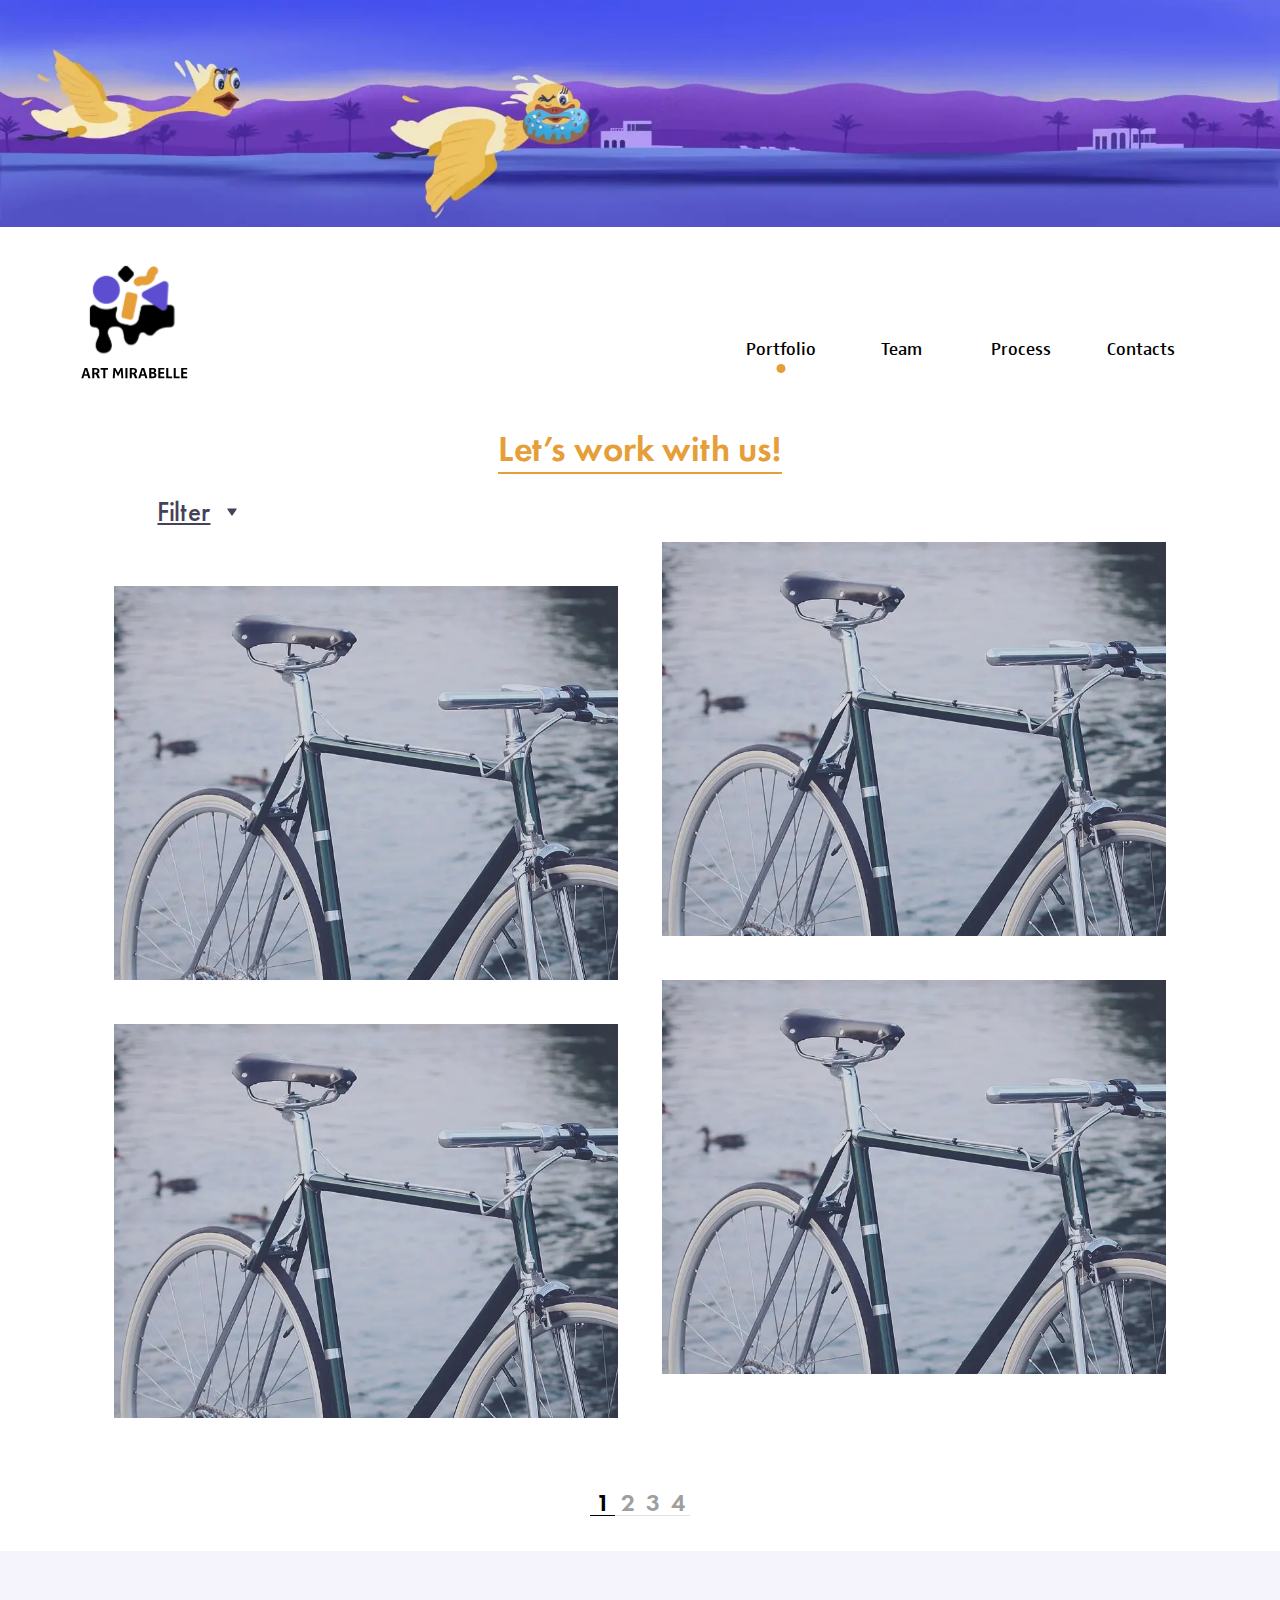
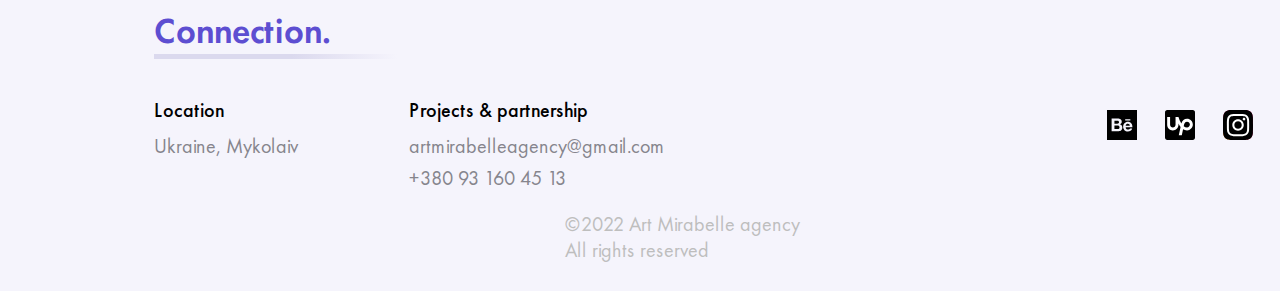
<file: index.html>
<!DOCTYPE html>
<html lang="ru">

<head>
	<title>Artmirabelle</title>
	<meta charset="UTF-8" />
	<meta name="format-detection" content="telephone=no" />
	<!-- <style>body{opacity: 0;}</style> -->
	<link rel="stylesheet" href="css/style.min.css?_v=20220606225104" />
	<!-- <link rel="shortcut icon" href="favicon.ico"> -->
	<!-- <meta name="robots" content="noindex, nofollow"> -->
	<meta name="viewport" content="width=device-width, initial-scale=1.0" />
</head>

<body data-id-page="index">
	<div class="wrapper">
		<main class="page">
			<section class="home-background">
				<div class="home-background">
					<div class="home-background__image-ibg">
						<picture><source srcset="img/bg-home/birds.webp" type="image/webp"><img src="img/bg-home/birds.jpg" alt="image" /></picture>
					</div>
				</div>
			</section>
			<header class="header">
				<div class="header__container">
					<a href="./index.html" class="header__logo-ibg">
						<img src="img/logo.svg" alt="logo" />
					</a>
					<div class="header__menu menu">
						<button type="button" class="menu__icon icon-menu"><span></span></button>
						<nav class="menu__body">
							<ul class="menu__list">
								<li class="menu__item">
									<a href="./index.html" class="menu__link" data-id-nav="index">Portfolio</a>
								</li>
								<li class="menu__item">
									<a href="./team.html" class="menu__link" data-id-nav="team">Team</a>
								</li>
								<li class="menu__item">
									<a href="./process.html" class="menu__link" data-id-nav="process">Process</a>
								</li>
								<li class="menu__item">
									<a href="./contacts.html" class="menu__link" data-id-nav="contacts">Contacts</a>
								</li>
							</ul>
						</nav>
					</div>
				</div>
			</header>

			<section class="works">
				<div class="works__container">
					<div class="works__header">
						<h2 class="works__title">
							<button>
								<a href="./contacts.html"" class=" works__link">Let’s work with us!</a>
							</button>
						</h2>
						<!-- <a href="" class="works__view-all">View all</a> -->
					</div>
					<div data-spollers class="works__filter filter-works">
						<div class="filter-works__item">
							<button type="button" data-spoller class="filter-works__title">
								<span>Filter</span>
								<img src="img/works/icons/icon.svg" alt="button" />
							</button>
							<ul class="filter-works__list">
								<li class="filter-works__categoriya">Graphic elements</li>
								<li class="filter-works__categoriya">Motion design</li>
								<li class="filter-works__categoriya">Print design</li>
								<li class="filter-works__categoriya">UI design</li>
							</ul>
						</div>
					</div>
					<div class="works__slider">
						<div class="works__swiper">
							<div class="works__slide">
								<div class="works__items">
									<div class="works__column  works__column_left">
										<a href="./project-page.html" class="works__item work-ibg work">
											<h3 class="work__title">Graphic elements</h3>
											<picture><source srcset="img/works/01.webp" type="image/webp"><img class="work__image image" src="img/works/01.jpg" alt="logo" /></picture>
										</a>
										<a href="" class="works__item work-ibg work">
											<h3 class="work__title">Motion design</h3>
											<picture><source srcset="img/works/01.webp" type="image/webp"><img class="work__image image" src="img/works/01.jpg" alt="logo" /></picture>
										</a>
									</div>
									<div class="works__column">
										<a href="" class="works__item work-ibg work">
											<h3 class="work__title">Print design</h3>
											<picture><source srcset="img/works/01.webp" type="image/webp"><img class="work__image image" src="img/works/01.jpg" alt="logo" /></picture>
										</a>
										<a href="" class="works__item work-ibg work">
											<h3 class="work__title">UI design</h3>
											<picture><source srcset="img/works/01.webp" type="image/webp"><img class="work__image image" src="img/works/01.jpg" alt="logo" /></picture>
										</a>
									</div>
								</div>
							</div>
							<div class="works__slide">
								<div class="works__items">
									<div class="works__column  works__column_left">
										<a href="" class="works__item work-ibg work">
											<h3 class="work__title">Graphic elements</h3>
											<picture><source srcset="img/works/01.webp" type="image/webp"><img class="work__image image" src="img/works/01.jpg" alt="logo" /></picture>
										</a>
										<a href="" class="works__item work-ibg work">
											<h3 class="work__title">Motion design</h3>
											<picture><source srcset="img/works/01.webp" type="image/webp"><img class="work__image image" src="img/works/01.jpg" alt="logo" /></picture>
										</a>
									</div>
									<div class="works__column">
										<a href="" class="works__item work-ibg work">
											<h3 class="work__title">Print design</h3>
											<picture><source srcset="img/works/01.webp" type="image/webp"><img class="work__image image" src="img/works/01.jpg" alt="logo" /></picture>
										</a>
										<a href="" class="works__item work-ibg work">
											<h3 class="work__title">UI design</h3>
											<picture><source srcset="img/works/01.webp" type="image/webp"><img class="work__image image" src="img/works/01.jpg" alt="logo" /></picture>
										</a>
									</div>
								</div>
							</div>
							<div class="works__slide">
								<div class="works__items">
									<div class="works__column  works__column_left">
										<a href="" class="works__item work-ibg work">
											<h3 class="work__title">Graphic elements</h3>
											<picture><source srcset="img/works/01.webp" type="image/webp"><img class="work__image image" src="img/works/01.jpg" alt="logo" /></picture>
										</a>
										<a href="" class="works__item work-ibg work">
											<h3 class="work__title">Motion design</h3>
											<picture><source srcset="img/works/01.webp" type="image/webp"><img class="work__image image" src="img/works/01.jpg" alt="logo" /></picture>
										</a>
									</div>
									<div class="works__column">
										<a href="" class="works__item work-ibg work">
											<h3 class="work__title">Print design</h3>
											<picture><source srcset="img/works/01.webp" type="image/webp"><img class="work__image image" src="img/works/01.jpg" alt="logo" /></picture>
										</a>
										<a href="" class="works__item work-ibg work">
											<h3 class="work__title">UI design</h3>
											<picture><source srcset="img/works/01.webp" type="image/webp"><img class="work__image image" src="img/works/01.jpg" alt="logo" /></picture>
										</a>
									</div>
								</div>
							</div>
							<div class="works__slide">
								<div class="works__items">
									<div class="works__column  works__column_left">
										<a href="" class="works__item work-ibg work">
											<h3 class="work__title">Graphic elements</h3>
											<picture><source srcset="img/works/01.webp" type="image/webp"><img class="work__image image" src="img/works/01.jpg" alt="logo" /></picture>
										</a>
										<a href="" class="works__item work-ibg work">
											<h3 class="work__title">Motion design</h3>
											<picture><source srcset="img/works/01.webp" type="image/webp"><img class="work__image image" src="img/works/01.jpg" alt="logo" /></picture>
										</a>
									</div>
									<div class="works__column">
										<a href="" class="works__item work-ibg work">
											<h3 class="work__title">Print design</h3>
											<picture><source srcset="img/works/01.webp" type="image/webp"><img class="work__image image" src="img/works/01.jpg" alt="logo" /></picture>
										</a>
										<a href="" class="works__item work-ibg work">
											<h3 class="work__title">UI design</h3>
											<picture><source srcset="img/works/01.webp" type="image/webp"><img class="work__image image" src="img/works/01.jpg" alt="logo" /></picture>
										</a>
									</div>
								</div>
							</div>
						</div>
						<div class="swiper-pagination"></div>
					</div>
				</div>
			</section>
			<footer class="footer">
				<div class="footer__block">
					<div class="footer__row">
						<div>
							<h3 class="footer__title">Connection.</h3>
							<div class="footer__line-title">
								<img src="img/footer/bg-title.svg" alt="Line" />
							</div>
							<div class="footer__address">
								<div class="footer__location location-footer">
									<h3 class="location-footer__title">Location</h3>
									<p class="location-footer__text">Ukraine, Mykolaiv</p>
								</div>
								<div class="footer__contacts contacts-footer">
									<h3 class=" contacts-footer__title">
										Projects & partnership
									</h3>
									<p class="contacts-footer__text">
										<a class="contacts-footer__link" href="mailto:artmirabelleagency@gmail.com">artmirabelleagency@gmail.com</a>
										<a class="contacts-footer__link" href="tel:380931604513">+380 93 160 45 13</a>
									</p>
								</div>
							</div>
						</div>
						<div class="footer__social social">
							<a href="" class="social__link">
								<img src="img/footer/icons-social/Behance.svg" alt="" />
							</a>
							<a href="" class="social__link">
								<img src="img/footer/icons-social/up.svg" alt="" />
							</a>
							<a href="" class="social__link">
								<img src="img/footer/icons-social/instagram.svg" alt="" />
							</a>
						</div>
						<div class="footer__dev">
							<span>©2022 Art Mirabelle agency <br />
								All rights reserved
							</span>
						</div>
					</div>
				</div>
			</footer>

		</main>
	</div>
	<!-- <div id="popup" aria-hidden="true" class="popup">
	<div class="popup__wrapper">
		<div class="popup__content">
			<button data-close type="button" class="popup__close">Закрыть</button>
			<div class="popup__text">
				Text
			</div>
		</div>
	</div>
</div> -->
	<script src="js/app.min.js?_v=20220606225104"></script>
</body>

</html>
</file>
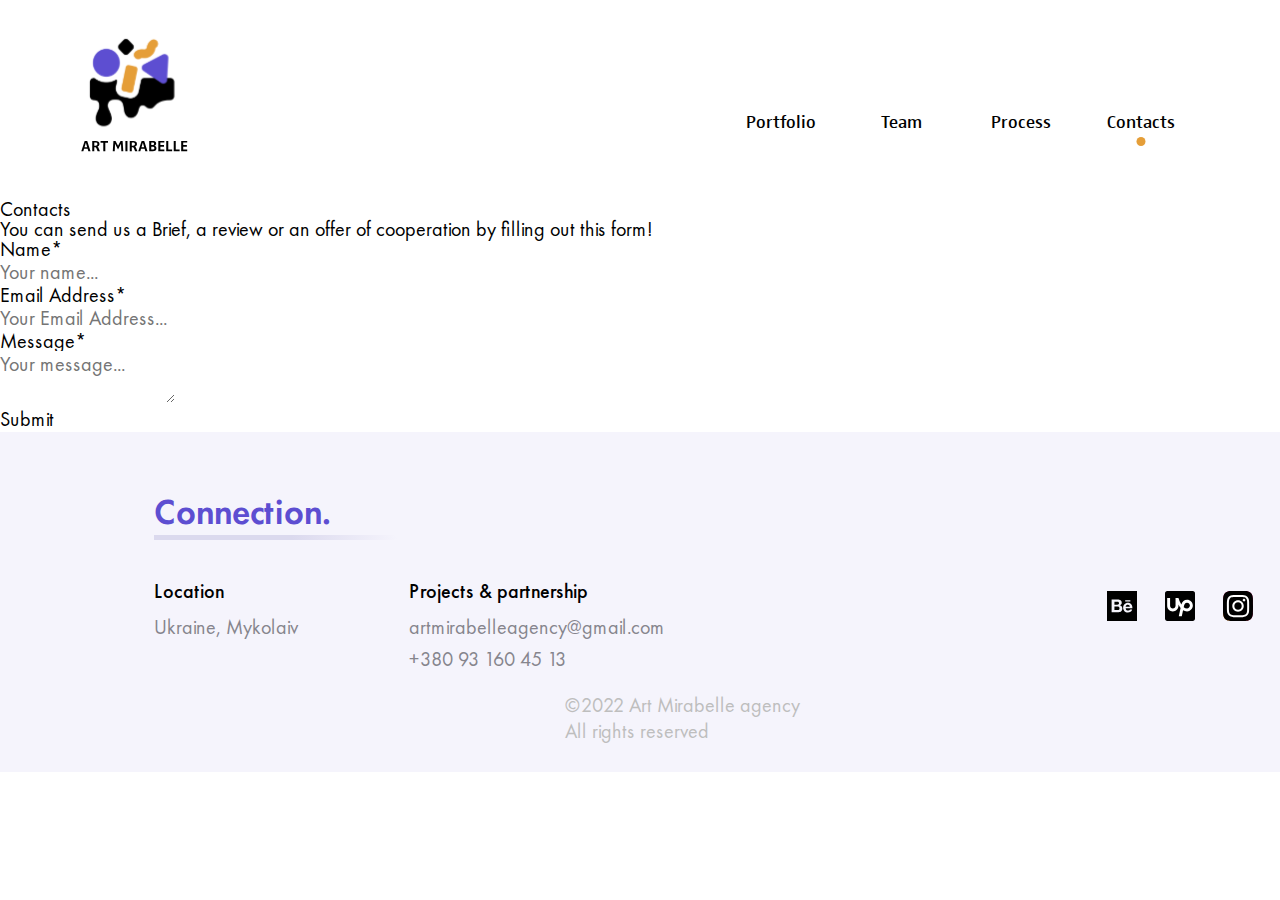
<file: contacts.html>
<!DOCTYPE html>
<html lang="ru">

<head>
	<title>Artmirabelle</title>
	<meta charset="UTF-8" />
	<meta name="format-detection" content="telephone=no" />
	<!-- <style>body{opacity: 0;}</style> -->
	<link rel="stylesheet" href="css/style.min.css?_v=20220606225104" />
	<!-- <link rel="shortcut icon" href="favicon.ico"> -->
	<!-- <meta name="robots" content="noindex, nofollow"> -->
	<meta name="viewport" content="width=device-width, initial-scale=1.0" />
</head>

<body data-id-page="contacts">
	<div class="wrapper">
		<main class="page">
			<header class="header">
				<div class="header__container">
					<a href="./index.html" class="header__logo-ibg">
						<img src="img/logo.svg" alt="logo" />
					</a>
					<div class="header__menu menu">
						<button type="button" class="menu__icon icon-menu"><span></span></button>
						<nav class="menu__body">
							<ul class="menu__list">
								<li class="menu__item">
									<a href="./index.html" class="menu__link" data-id-nav="index">Portfolio</a>
								</li>
								<li class="menu__item">
									<a href="./team.html" class="menu__link" data-id-nav="team">Team</a>
								</li>
								<li class="menu__item">
									<a href="./process.html" class="menu__link" data-id-nav="process">Process</a>
								</li>
								<li class="menu__item">
									<a href="./contacts.html" class="menu__link" data-id-nav="contacts">Contacts</a>
								</li>
							</ul>
						</nav>
					</div>
				</div>
			</header>

			<section class="cotacts">
				<div class="cotacts__container">
					<div class="cotacts__header header-cotacts">
						<h2 class="header-cotacts__title">Contacts</h2>
						<p class="header-cotacts__text">
							You can send us a Brief, a review or an offer of cooperation by
							filling out this form!
						</p>
					</div>
					<div class="contacts-form form-contacts">
						<form data-goto-error action="#" class="form-contacts__body">
							<label for="form-contacts-name" class="form-contacts__label">
								Name*
							</label>
							<div class="form-contacts__line">
								<input id="form-contacts-name" autocomplete="off" type="text" name="form[]" data-required="name" data-error="Please enter your Name: Andrey" placeholder="Your name..." class="form-contacts-input" />
							</div>
							<label for="form-contacts-email" class="form-contacts__label">
								Email Address*
							</label>
							<div class="form-contacts__line">
								<input id="form-contacts-email" autocomplete="off" type="text" name="form[]" data-error="Please input your email: adrey@gmail.com" data-required="email" placeholder="Your Email Address..." class="form-contacts-input" />
							</div>
							<label for="form-contacts-message" class="form-contacts__label">
								Message*
							</label>
							<div class="form-contacts__line">
								<textarea name="message" id="form-contacts-message" placeholder="Your message..." class="form-contacts-input"></textarea>
							</div>
							<div class="form-contacts__box-button">
								<button type="submit" class="form-contacts__button">
									Submit
								</button>
							</div>
						</form>
					</div>
				</div>
			</section>
			<footer class="footer">
				<div class="footer__block">
					<div class="footer__row">
						<div>
							<h3 class="footer__title">Connection.</h3>
							<div class="footer__line-title">
								<img src="img/footer/bg-title.svg" alt="Line" />
							</div>
							<div class="footer__address">
								<div class="footer__location location-footer">
									<h3 class="location-footer__title">Location</h3>
									<p class="location-footer__text">Ukraine, Mykolaiv</p>
								</div>
								<div class="footer__contacts contacts-footer">
									<h3 class=" contacts-footer__title">
										Projects & partnership
									</h3>
									<p class="contacts-footer__text">
										<a class="contacts-footer__link" href="mailto:artmirabelleagency@gmail.com">artmirabelleagency@gmail.com</a>
										<a class="contacts-footer__link" href="tel:380931604513">+380 93 160 45 13</a>
									</p>
								</div>
							</div>
						</div>
						<div class="footer__social social">
							<a href="" class="social__link">
								<img src="img/footer/icons-social/Behance.svg" alt="" />
							</a>
							<a href="" class="social__link">
								<img src="img/footer/icons-social/up.svg" alt="" />
							</a>
							<a href="" class="social__link">
								<img src="img/footer/icons-social/instagram.svg" alt="" />
							</a>
						</div>
						<div class="footer__dev">
							<span>©2022 Art Mirabelle agency <br />
								All rights reserved
							</span>
						</div>
					</div>
				</div>
			</footer>

		</main>
	</div>
	<!-- <div id="popup" aria-hidden="true" class="popup">
	<div class="popup__wrapper">
		<div class="popup__content">
			<button data-close type="button" class="popup__close">Закрыть</button>
			<div class="popup__text">
				Text
			</div>
		</div>
	</div>
</div> -->
	<script src="js/app.min.js?_v=20220606225104"></script>
</body>

</html>
</file>
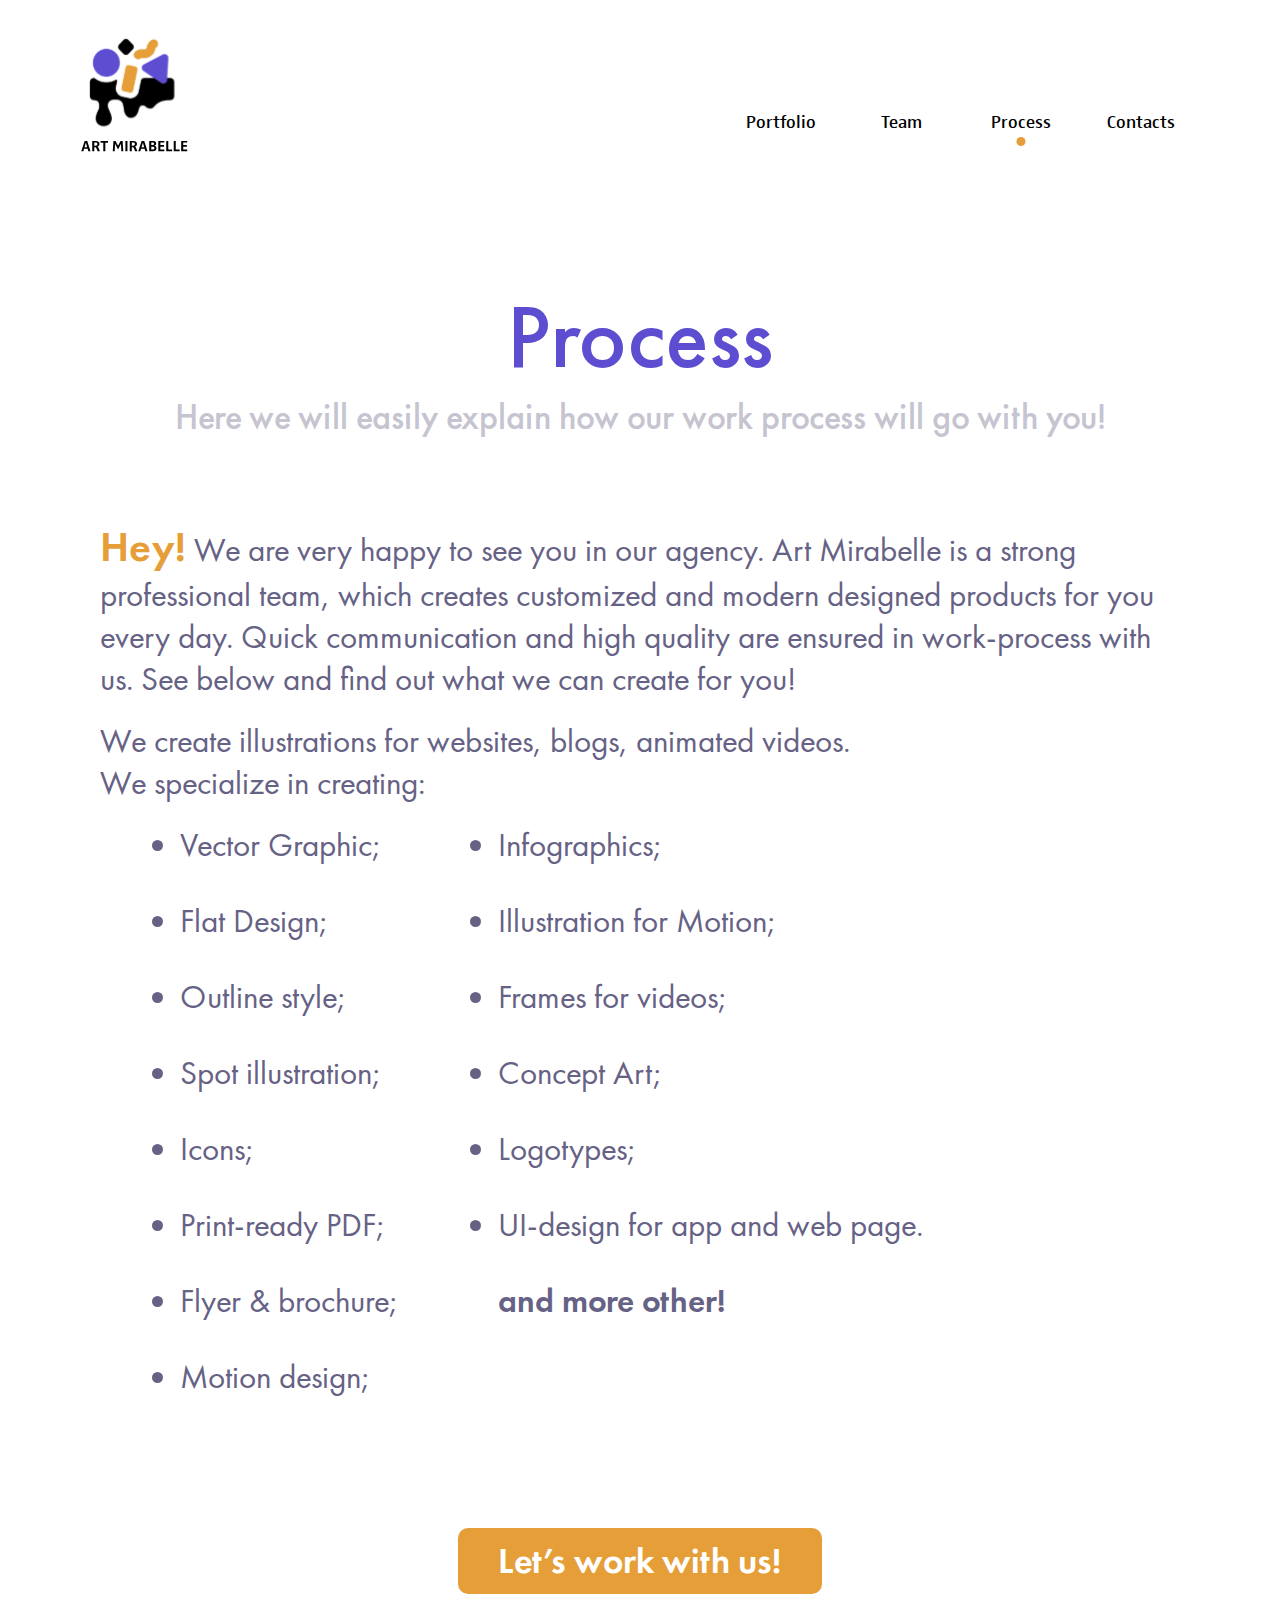
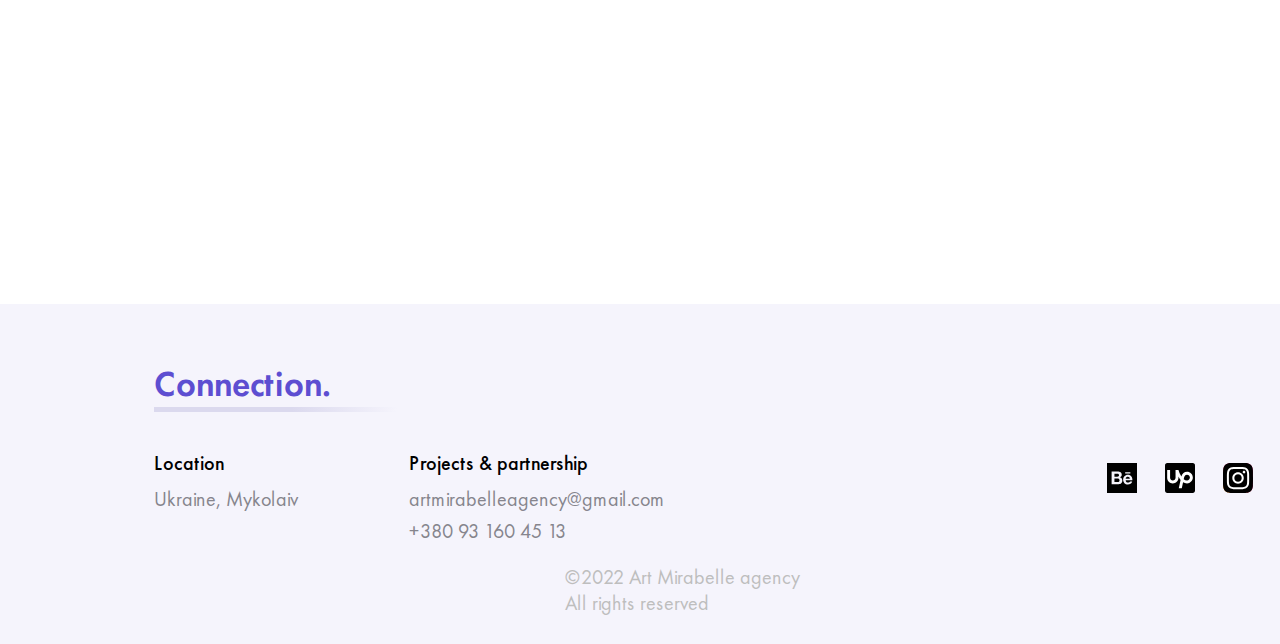
<file: process.html>
<!DOCTYPE html>
<html lang="ru">

<head>
	<title>Artmirabelle</title>
	<meta charset="UTF-8" />
	<meta name="format-detection" content="telephone=no" />
	<!-- <style>body{opacity: 0;}</style> -->
	<link rel="stylesheet" href="css/style.min.css?_v=20220606225104" />
	<!-- <link rel="shortcut icon" href="favicon.ico"> -->
	<!-- <meta name="robots" content="noindex, nofollow"> -->
	<meta name="viewport" content="width=device-width, initial-scale=1.0" />
</head>

<body data-id-page="process">
	<div class="wrapper">
		<main class="page">
			<header class="header">
				<div class="header__container">
					<a href="./index.html" class="header__logo-ibg">
						<img src="img/logo.svg" alt="logo" />
					</a>
					<div class="header__menu menu">
						<button type="button" class="menu__icon icon-menu"><span></span></button>
						<nav class="menu__body">
							<ul class="menu__list">
								<li class="menu__item">
									<a href="./index.html" class="menu__link" data-id-nav="index">Portfolio</a>
								</li>
								<li class="menu__item">
									<a href="./team.html" class="menu__link" data-id-nav="team">Team</a>
								</li>
								<li class="menu__item">
									<a href="./process.html" class="menu__link" data-id-nav="process">Process</a>
								</li>
								<li class="menu__item">
									<a href="./contacts.html" class="menu__link" data-id-nav="contacts">Contacts</a>
								</li>
							</ul>
						</nav>
					</div>
				</div>
			</header>

			<section class="process">
				<div class="process__container">
					<div class="process__header header-process">
						<h2 class="header-process__title">Process</h2>
						<p class="header-process__text">
							Here we will easily explain how our work process will go with
							you!
						</p>
					</div>
					<div class="process__body body-process">
						<p class="body-process__text">
							<span>Hey!</span> We are very happy to see you in our agency.
							Art Mirabelle is a strong professional team, which creates
							customized and modern designed products for you every day. Quick
							communication and high quality are ensured in work-process with
							us. See below and find out what we can create for you!
						</p>
						<p class="body-process__title-list">
							We create illustrations for websites, blogs, animated videos.
							<br />
							We specialize in creating:
						</p>
						<ul class="body-process__list">
							<div class="body-process__col-list">
								<li class="body-process__item">Vector Graphic;</li>
								<li class="body-process__item">Flat Design;</li>
								<li class="body-process__item">Outline style;</li>
								<li class="body-process__item">Spot illustration;</li>
								<li class="body-process__item">Icons;</li>
								<li class="body-process__item">Print-ready PDF;</li>
								<li class="body-process__item">Flyer & brochure;</li>
								<li class="body-process__item">Motion design;</li>
							</div>
							<div class="body-process__col-list">
								<li class="body-process__item">Infographics;</li>
								<li class="body-process__item">Illustration for Motion;</li>
								<li class="body-process__item">Frames for videos;</li>
								<li class="body-process__item">Concept Art;</li>
								<li class="body-process__item">Logotypes;</li>
								<li class="body-process__item">
									UI-design for app and web page.
								</li>
								<p class="body-process__item">and more other!</p>
							</div>
						</ul>
					</div>
					<div class="process__button-box">
						<a href="./contacts.html"" class=" process-button">Let’s work with us!</a>
					</div>
				</div>
			</section>
			<footer class="footer">
				<div class="footer__block">
					<div class="footer__row">
						<div>
							<h3 class="footer__title">Connection.</h3>
							<div class="footer__line-title">
								<img src="img/footer/bg-title.svg" alt="Line" />
							</div>
							<div class="footer__address">
								<div class="footer__location location-footer">
									<h3 class="location-footer__title">Location</h3>
									<p class="location-footer__text">Ukraine, Mykolaiv</p>
								</div>
								<div class="footer__contacts contacts-footer">
									<h3 class=" contacts-footer__title">
										Projects & partnership
									</h3>
									<p class="contacts-footer__text">
										<a class="contacts-footer__link" href="mailto:artmirabelleagency@gmail.com">artmirabelleagency@gmail.com</a>
										<a class="contacts-footer__link" href="tel:380931604513">+380 93 160 45 13</a>
									</p>
								</div>
							</div>
						</div>
						<div class="footer__social social">
							<a href="" class="social__link">
								<img src="img/footer/icons-social/Behance.svg" alt="" />
							</a>
							<a href="" class="social__link">
								<img src="img/footer/icons-social/up.svg" alt="" />
							</a>
							<a href="" class="social__link">
								<img src="img/footer/icons-social/instagram.svg" alt="" />
							</a>
						</div>
						<div class="footer__dev">
							<span>©2022 Art Mirabelle agency <br />
								All rights reserved
							</span>
						</div>
					</div>
				</div>
			</footer>

		</main>
	</div>
	<!-- <div id="popup" aria-hidden="true" class="popup">
	<div class="popup__wrapper">
		<div class="popup__content">
			<button data-close type="button" class="popup__close">Закрыть</button>
			<div class="popup__text">
				Text
			</div>
		</div>
	</div>
</div> -->
	<script src="js/app.min.js?_v=20220606225104"></script>
</body>

</html>
</file>
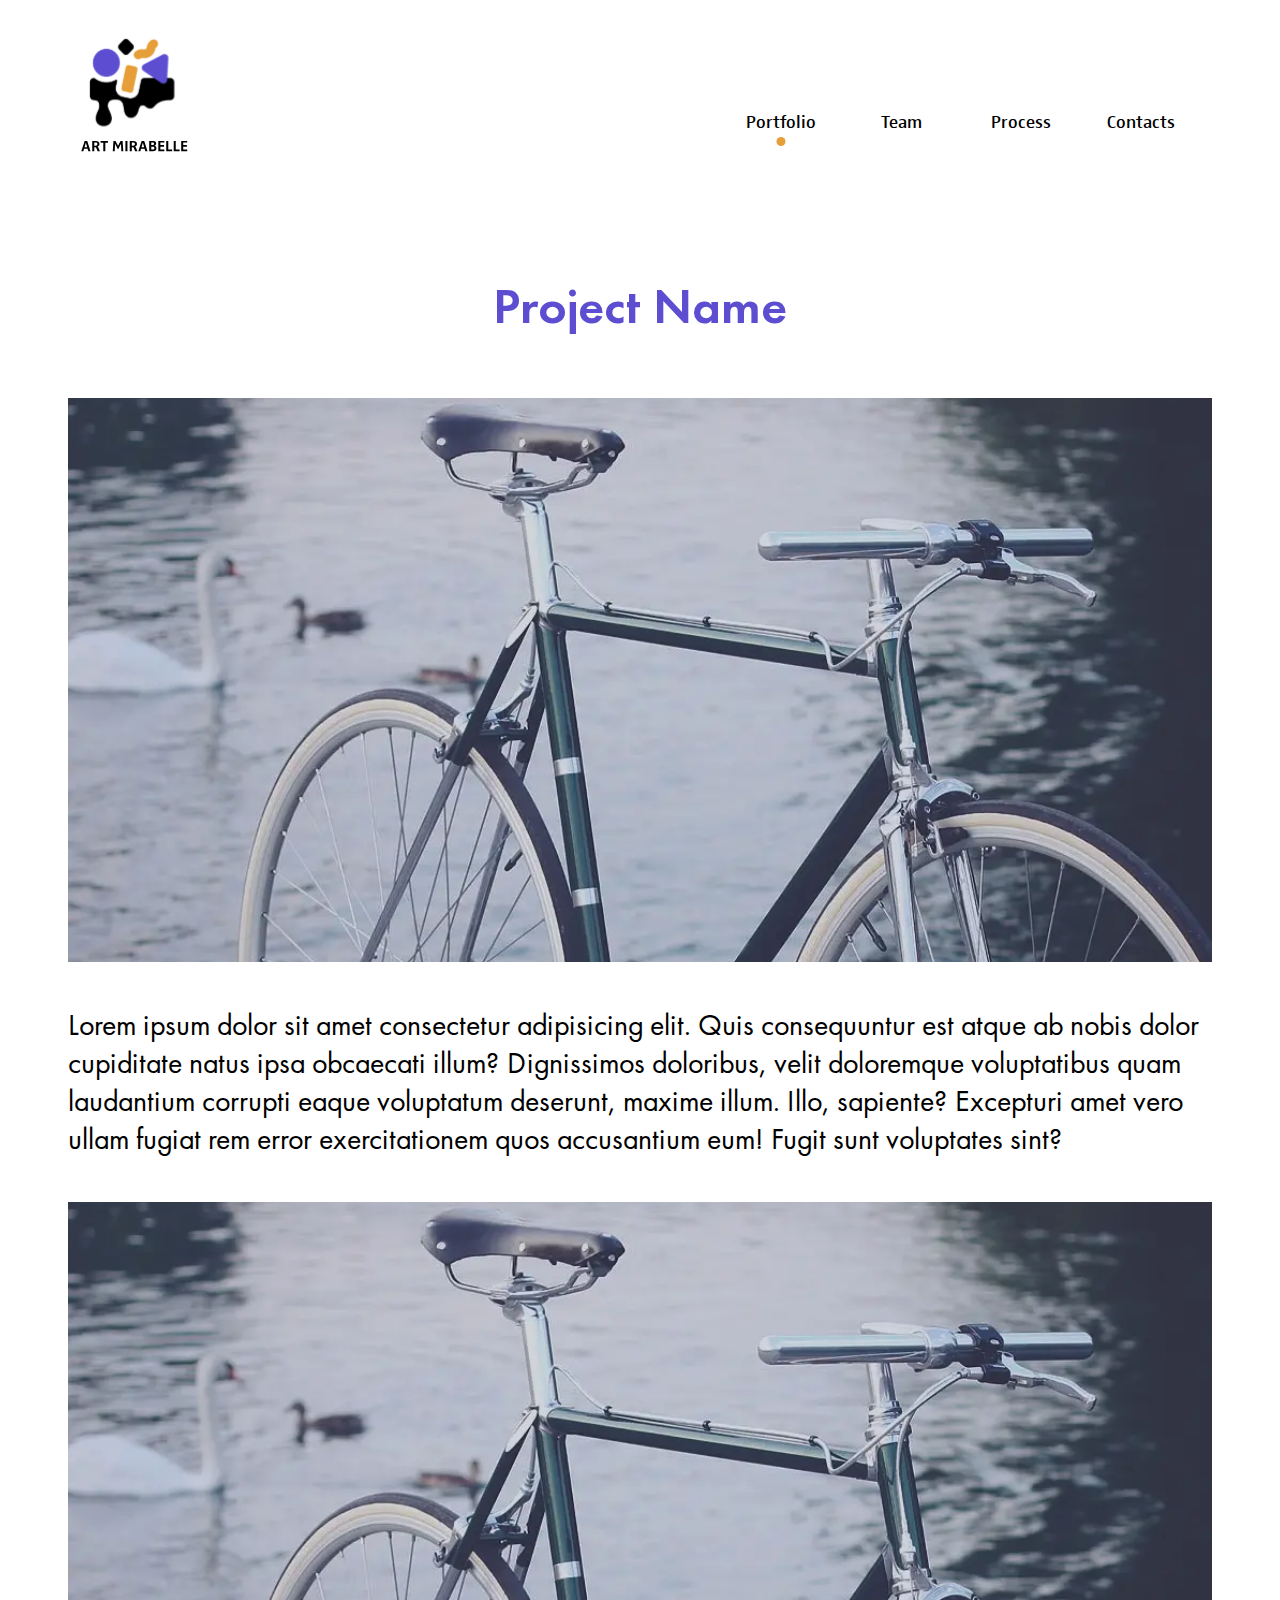
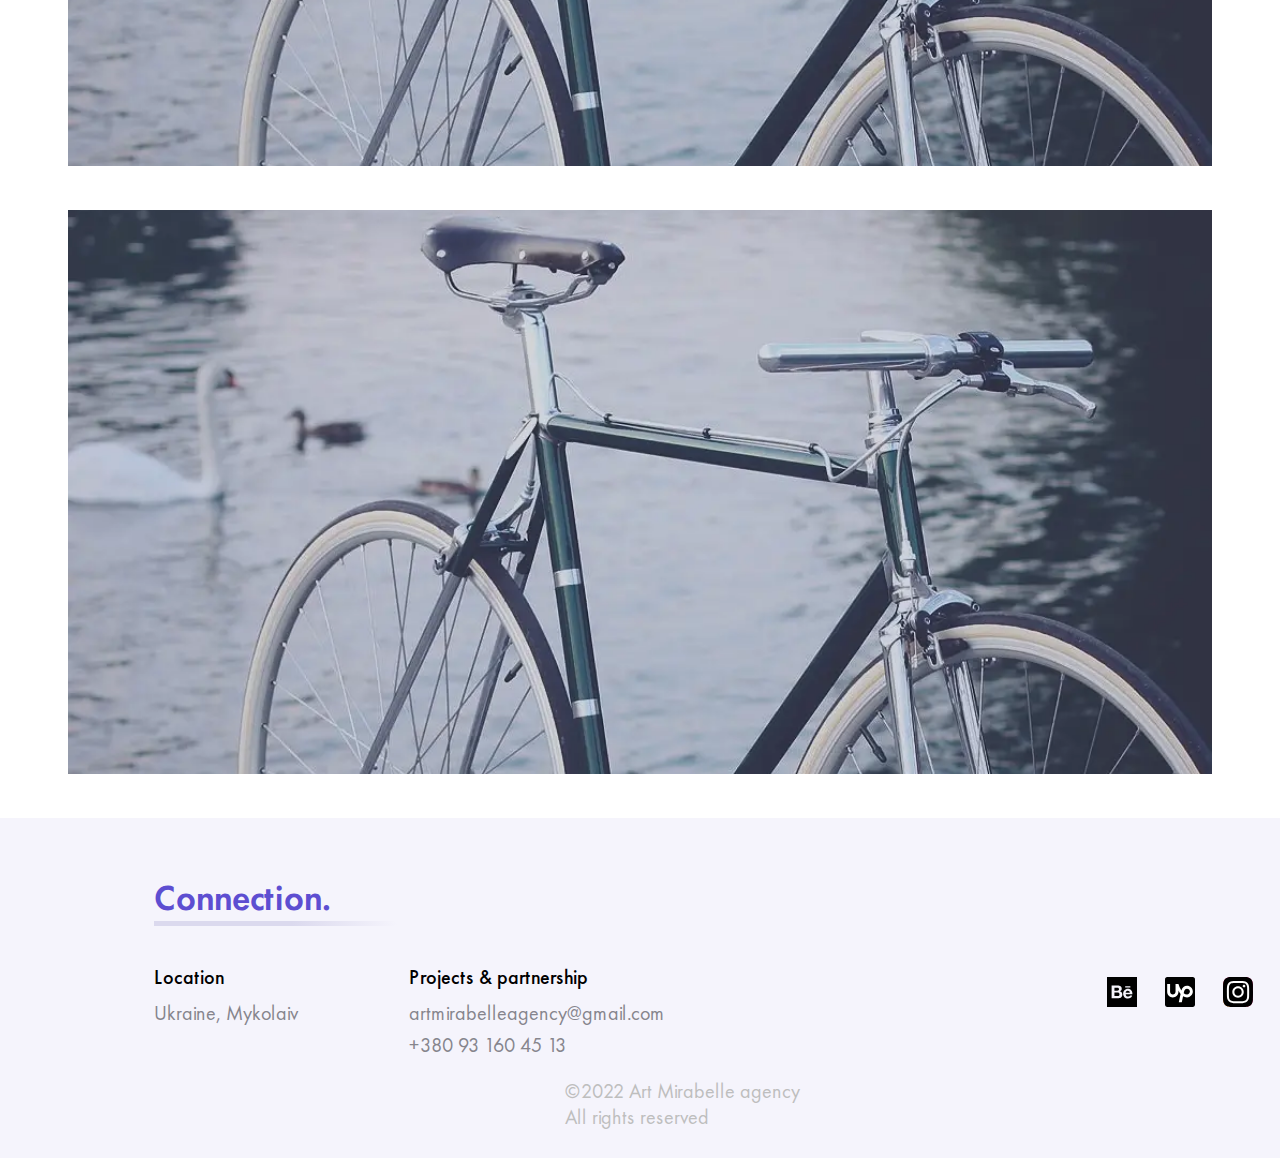
<file: project-page.html>
<!DOCTYPE html>
<html lang="ru">

<head>
	<title>Artmirabelle</title>
	<meta charset="UTF-8" />
	<meta name="format-detection" content="telephone=no" />
	<!-- <style>body{opacity: 0;}</style> -->
	<link rel="stylesheet" href="css/style.min.css?_v=20220606225104" />
	<!-- <link rel="shortcut icon" href="favicon.ico"> -->
	<!-- <meta name="robots" content="noindex, nofollow"> -->
	<meta name="viewport" content="width=device-width, initial-scale=1.0" />
</head>

<body data-id-page="index">
	<div class="wrapper">
		<main class="page">
			<header class="header">
				<div class="header__container">
					<a href="./index.html" class="header__logo-ibg">
						<img src="img/logo.svg" alt="logo" />
					</a>
					<div class="header__menu menu">
						<button type="button" class="menu__icon icon-menu"><span></span></button>
						<nav class="menu__body">
							<ul class="menu__list">
								<li class="menu__item">
									<a href="./index.html" class="menu__link" data-id-nav="index">Portfolio</a>
								</li>
								<li class="menu__item">
									<a href="./team.html" class="menu__link" data-id-nav="team">Team</a>
								</li>
								<li class="menu__item">
									<a href="./process.html" class="menu__link" data-id-nav="process">Process</a>
								</li>
								<li class="menu__item">
									<a href="./contacts.html" class="menu__link" data-id-nav="contacts">Contacts</a>
								</li>
							</ul>
						</nav>
					</div>
				</div>
			</header>

			<section class="project-page">
				<div class="project-page__container">
					<div class="project-page__header">
						<h2 class="project-page__title">
							Project Name
						</h2>
					</div>
					<div class="project-page__body">
						<div class="project-page__image-ibg">
							<picture><source srcset="img/works/01.webp" type="image/webp"><img src="img/works/01.jpg" alt="Image" /></picture>
						</div>
						<p class="project-page__text">
							Lorem ipsum dolor sit amet consectetur adipisicing elit. Quis
							consequuntur est atque ab nobis dolor cupiditate natus ipsa
							obcaecati illum? Dignissimos doloribus, velit doloremque
							voluptatibus quam laudantium corrupti eaque voluptatum deserunt,
							maxime illum. Illo, sapiente? Excepturi amet vero ullam fugiat
							rem error exercitationem quos accusantium eum! Fugit sunt
							voluptates sint?
						</p>
						<div class="project-page__image-ibg">
							<picture><source srcset="img/works/01.webp" type="image/webp"><img src="img/works/01.jpg" alt="Image" /></picture>
						</div>
						<div class="project-page__image-ibg">
							<picture><source srcset="img/works/01.webp" type="image/webp"><img src="img/works/01.jpg" alt="Image" /></picture>
						</div>
					</div>
				</div>
			</section>
			<footer class="footer">
				<div class="footer__block">
					<div class="footer__row">
						<div>
							<h3 class="footer__title">Connection.</h3>
							<div class="footer__line-title">
								<img src="img/footer/bg-title.svg" alt="Line" />
							</div>
							<div class="footer__address">
								<div class="footer__location location-footer">
									<h3 class="location-footer__title">Location</h3>
									<p class="location-footer__text">Ukraine, Mykolaiv</p>
								</div>
								<div class="footer__contacts contacts-footer">
									<h3 class=" contacts-footer__title">
										Projects & partnership
									</h3>
									<p class="contacts-footer__text">
										<a class="contacts-footer__link" href="mailto:artmirabelleagency@gmail.com">artmirabelleagency@gmail.com</a>
										<a class="contacts-footer__link" href="tel:380931604513">+380 93 160 45 13</a>
									</p>
								</div>
							</div>
						</div>
						<div class="footer__social social">
							<a href="" class="social__link">
								<img src="img/footer/icons-social/Behance.svg" alt="" />
							</a>
							<a href="" class="social__link">
								<img src="img/footer/icons-social/up.svg" alt="" />
							</a>
							<a href="" class="social__link">
								<img src="img/footer/icons-social/instagram.svg" alt="" />
							</a>
						</div>
						<div class="footer__dev">
							<span>©2022 Art Mirabelle agency <br />
								All rights reserved
							</span>
						</div>
					</div>
				</div>
			</footer>

		</main>
	</div>
	<!-- <div id="popup" aria-hidden="true" class="popup">
	<div class="popup__wrapper">
		<div class="popup__content">
			<button data-close type="button" class="popup__close">Закрыть</button>
			<div class="popup__text">
				Text
			</div>
		</div>
	</div>
</div> -->
	<script src="js/app.min.js?_v=20220606225104"></script>
</body>

</html>
</file>
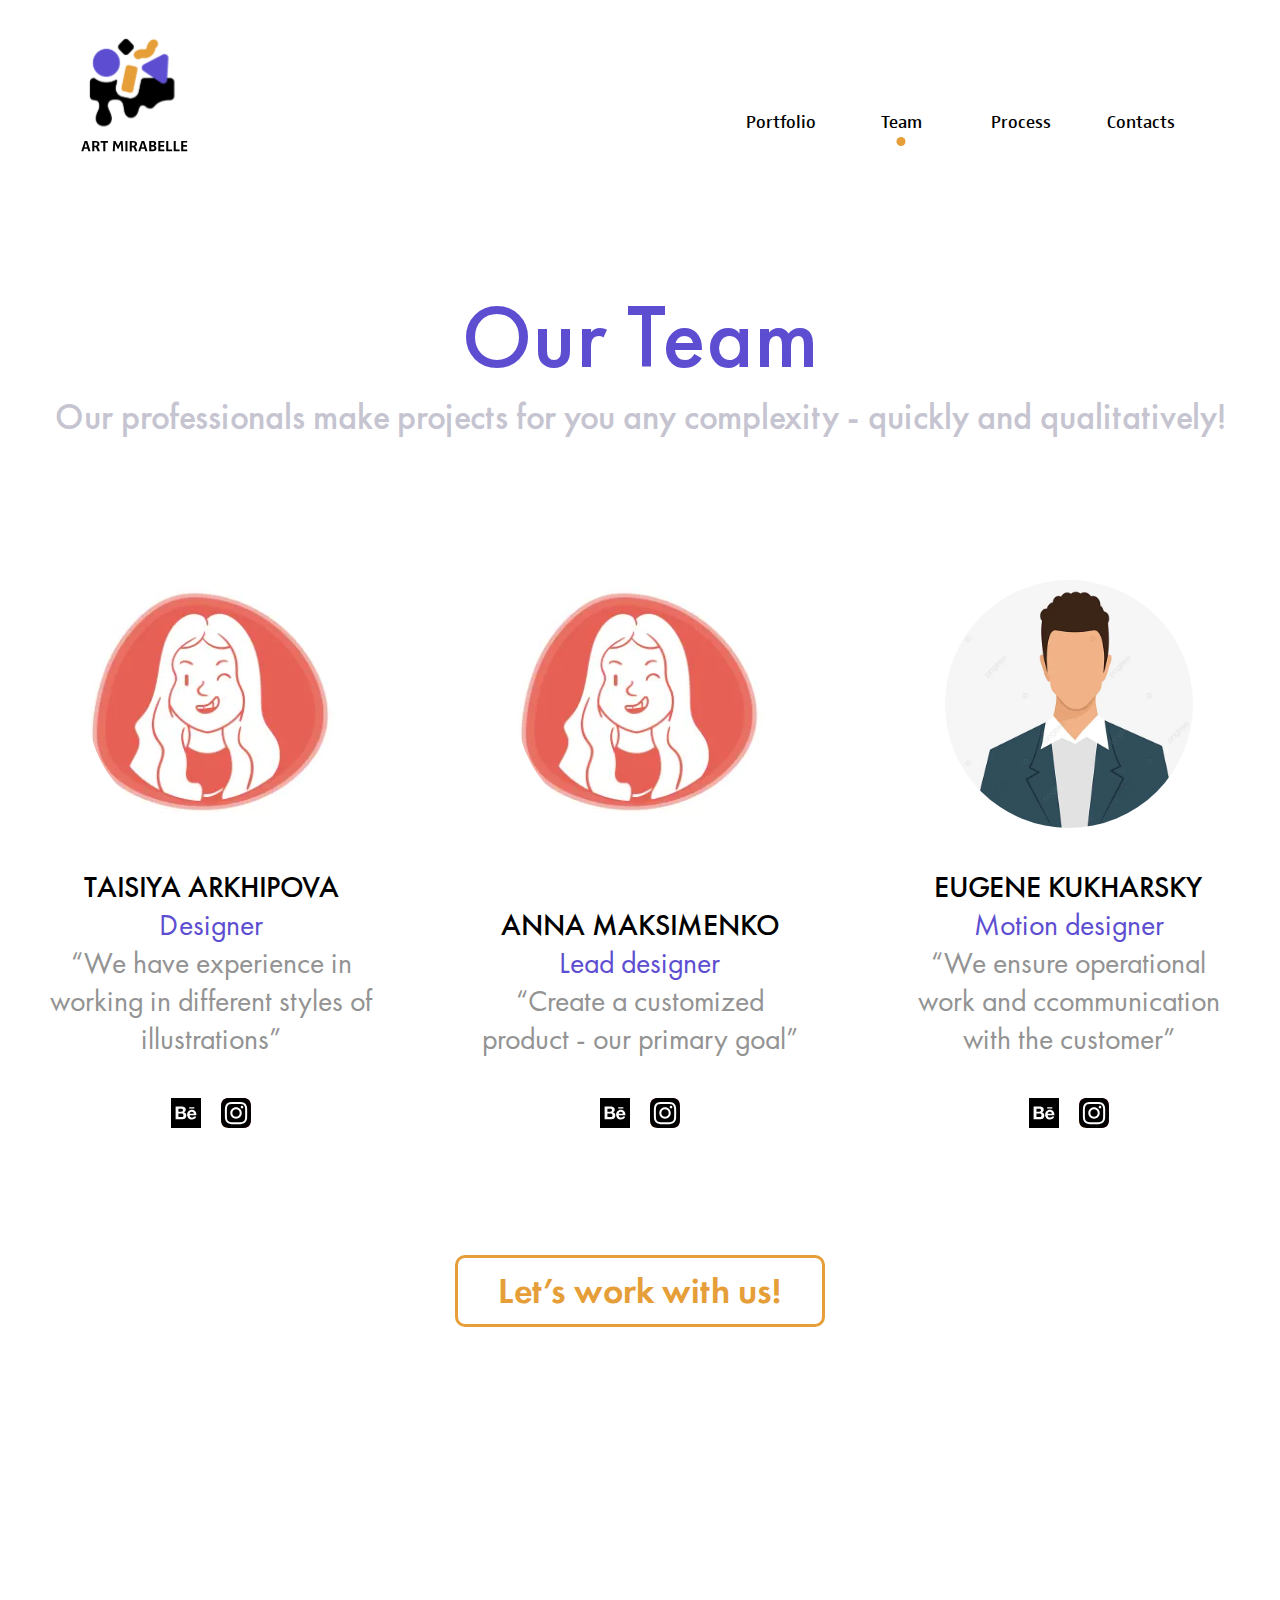
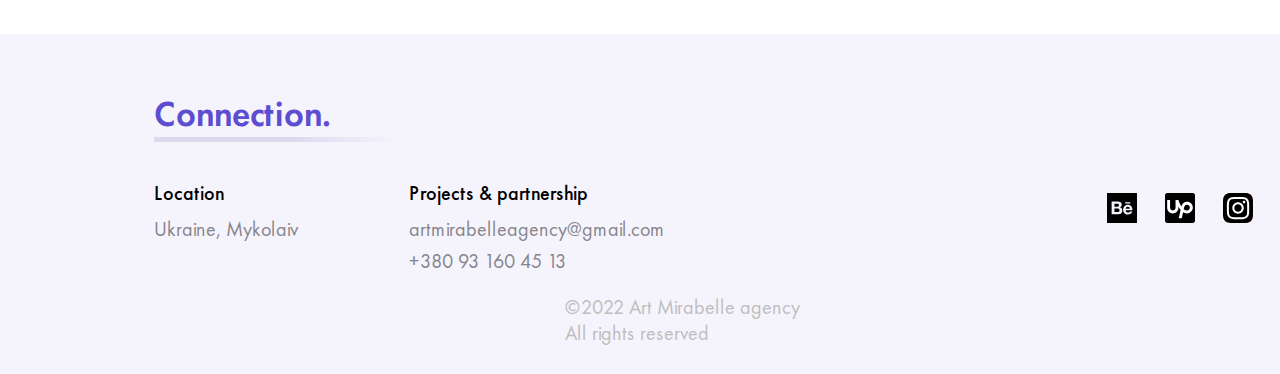
<file: team.html>
<!DOCTYPE html>
<html lang="ru">

<head>
	<title>Artmirabelle</title>
	<meta charset="UTF-8" />
	<meta name="format-detection" content="telephone=no" />
	<!-- <style>body{opacity: 0;}</style> -->
	<link rel="stylesheet" href="css/style.min.css?_v=20220606225104" />
	<!-- <link rel="shortcut icon" href="favicon.ico"> -->
	<!-- <meta name="robots" content="noindex, nofollow"> -->
	<meta name="viewport" content="width=device-width, initial-scale=1.0" />
</head>

<body data-id-page="team">
	<div class="wrapper">
		<main class="page">
			<header class="header">
				<div class="header__container">
					<a href="./index.html" class="header__logo-ibg">
						<img src="img/logo.svg" alt="logo" />
					</a>
					<div class="header__menu menu">
						<button type="button" class="menu__icon icon-menu"><span></span></button>
						<nav class="menu__body">
							<ul class="menu__list">
								<li class="menu__item">
									<a href="./index.html" class="menu__link" data-id-nav="index">Portfolio</a>
								</li>
								<li class="menu__item">
									<a href="./team.html" class="menu__link" data-id-nav="team">Team</a>
								</li>
								<li class="menu__item">
									<a href="./process.html" class="menu__link" data-id-nav="process">Process</a>
								</li>
								<li class="menu__item">
									<a href="./contacts.html" class="menu__link" data-id-nav="contacts">Contacts</a>
								</li>
							</ul>
						</nav>
					</div>
				</div>
			</header>

			<section class="team">
				<div class="team__container">
					<div class="team__header header-team">
						<h2 class="header-team__title">Our Team</h2>
						<p class="header-team__text">
							Our professionals make projects for you any complexity - quickly
							and qualitatively!
						</p>
					</div>
					<div class="team__body body-team">
						<div class="body-team__cards">
							<div class="body-team__card card-team">
								<div class="card-team__image-box">
									<div class="card-team__image">
										<picture><source srcset="img/team/icon-user.webp" type="image/webp"><img src="img/team/icon-user.png" alt="foto" /></picture>
									</div>
								</div>
								<h3 class="card-team__name">TAISIYA ARKHIPOVA</h3>
								<p class="card-team__position">Designer</p>
								<p class="card-team__text">
									“We have experience in working in different styles of
									illustrations”
								</p>
								<div class="card-team__social social-team">
									<a href="" class="social-team__link">
										<img src="img/footer/icons-social/Behance.svg" alt="icon" />
									</a>
									<a href="" class="social-team__link">
										<img src="img/footer/icons-social/instagram.svg" alt="icon" />
									</a>
								</div>
							</div>
							<div class="body-team__card card-team">
								<div class="card-team__image-box">
									<div class="card-team__image">
										<picture><source srcset="img/team/icon-user.webp" type="image/webp"><img src="img/team/icon-user.png" alt="foto" /></picture>
									</div>
								</div>

								<h3 class="card-team__name">ANNA MAKSIMENKO</h3>
								<p class="card-team__position">Lead designer</p>
								<p class="card-team__text">
									“Create a customized product - our primary goal”
								</p>
								<div class="card-team__social social-team">
									<a href="" class="social-team__link">
										<img src="img/footer/icons-social/Behance.svg" alt="icon" />
									</a>
									<a href="" class="social-team__link">
										<img src="img/footer/icons-social/instagram.svg" alt="icon" />
									</a>
								</div>
							</div>
							<div class="body-team__card card-team">
								<div class="card-team__image-box">
									<div class="card-team__image">
										<picture><source srcset="img/team/icon-user-man.webp" type="image/webp"><img src="img/team/icon-user-man.jpg" alt="foto" /></picture>
									</div>
								</div>

								<h3 class="card-team__name">EUGENE KUKHARSKY</h3>
								<p class="card-team__position">Motion designer</p>
								<p class="card-team__text">
									“We ensure operational work and ccommunication with the
									customer”
								</p>
								<div class="card-team__social social-team">
									<a href="" class="social-team__link">
										<img src="img/footer/icons-social/Behance.svg" alt="icon" />
									</a>
									<a href="" class="social-team__link">
										<img src="img/footer/icons-social/instagram.svg" alt="icon" />
									</a>
								</div>
							</div>
						</div>
					</div>
					<div class="team__button-box">
						<a href="./contacts.html" class="team-button">Let’s work with us!</a>
					</div>
				</div>
			</section>
			<footer class="footer">
				<div class="footer__block">
					<div class="footer__row">
						<div>
							<h3 class="footer__title">Connection.</h3>
							<div class="footer__line-title">
								<img src="img/footer/bg-title.svg" alt="Line" />
							</div>
							<div class="footer__address">
								<div class="footer__location location-footer">
									<h3 class="location-footer__title">Location</h3>
									<p class="location-footer__text">Ukraine, Mykolaiv</p>
								</div>
								<div class="footer__contacts contacts-footer">
									<h3 class=" contacts-footer__title">
										Projects & partnership
									</h3>
									<p class="contacts-footer__text">
										<a class="contacts-footer__link" href="mailto:artmirabelleagency@gmail.com">artmirabelleagency@gmail.com</a>
										<a class="contacts-footer__link" href="tel:380931604513">+380 93 160 45 13</a>
									</p>
								</div>
							</div>
						</div>
						<div class="footer__social social">
							<a href="" class="social__link">
								<img src="img/footer/icons-social/Behance.svg" alt="" />
							</a>
							<a href="" class="social__link">
								<img src="img/footer/icons-social/up.svg" alt="" />
							</a>
							<a href="" class="social__link">
								<img src="img/footer/icons-social/instagram.svg" alt="" />
							</a>
						</div>
						<div class="footer__dev">
							<span>©2022 Art Mirabelle agency <br />
								All rights reserved
							</span>
						</div>
					</div>
				</div>
			</footer>

		</main>
	</div>
	<!-- <div id="popup" aria-hidden="true" class="popup">
	<div class="popup__wrapper">
		<div class="popup__content">
			<button data-close type="button" class="popup__close">Закрыть</button>
			<div class="popup__text">
				Text
			</div>
		</div>
	</div>
</div> -->
	<script src="js/app.min.js?_v=20220606225104"></script>
</body>

</html>
</file>
<file: css/style.min.css>
@charset "UTF-8";@font-face{font-family:FuturaPT;font-display:swap;src:url(../fonts/FuturaPT-Book.woff2) format("woff2"),url(../fonts/FuturaPT-Book.woff) format("woff");font-weight:400;font-style:normal}@font-face{font-family:FuturaPT;font-display:swap;src:url(../fonts/FuturaPT-Demi.woff2) format("woff2"),url(../fonts/FuturaPT-Demi.woff) format("woff");font-weight:600;font-style:normal}@font-face{font-family:FuturaPT;font-display:swap;src:url(../fonts/FuturaPT-Heavy.woff2) format("woff2"),url(../fonts/FuturaPT-Heavy.woff) format("woff");font-weight:800;font-style:normal}@font-face{font-family:FuturaPT;font-display:swap;src:url(../fonts/FuturaPT-Medium.woff2) format("woff2"),url(../fonts/FuturaPT-Medium.woff) format("woff");font-weight:500;font-style:normal}@font-face{font-family:ZwoWebPro;font-display:swap;src:url("../fonts/ZwoWebPro-Semibold W04 Regular.woff2") format("woff2"),url("../fonts/ZwoWebPro-Semibold W04 Regular.woff") format("woff");font-weight:400;font-style:normal}*{padding:0;margin:0;border:0}*,:after,:before{-webkit-box-sizing:border-box;box-sizing:border-box}body,html{height:100%;min-width:320px}body{color:#000;line-height:1;font-family:FuturaPT;font-size:1.25rem;-ms-text-size-adjust:100%;-moz-text-size-adjust:100%;-webkit-text-size-adjust:100%;-webkit-font-smoothing:antialiased;-moz-osx-font-smoothing:grayscale}button,input,textarea{font-family:FuturaPT;font-size:inherit}button{cursor:pointer;color:inherit;background-color:inherit}a{color:inherit}a:link,a:visited{text-decoration:none}a:hover{text-decoration:none}ul li{list-style:none}img{vertical-align:top}h1,h2,h3,h4,h5,h6{font-weight:inherit;font-size:inherit}.lock body{overflow:hidden;-ms-touch-action:none;touch-action:none}.wrapper{min-height:100%;display:-webkit-box;display:-ms-flexbox;display:flex;-webkit-box-orient:vertical;-webkit-box-direction:normal;-ms-flex-direction:column;flex-direction:column;overflow:hidden}.wrapper>main{-webkit-box-flex:1;-ms-flex:1 1 auto;flex:1 1 auto}.wrapper>*{min-width:0}[class*=__container]{max-width:97.25rem;-webkit-box-sizing:content-box;box-sizing:content-box;margin:0 auto}[class*=-ibg]{position:relative}[class*=-ibg] img{position:absolute;width:100%;height:100%;top:0;left:0;-o-object-fit:cover;object-fit:cover}[class*=-ibg_contain] img{-o-object-fit:contain;object-fit:contain}.header__container{padding:2.125rem 0 3.625rem 0}@supports (padding-top:clamp(0.9375rem ,0.7rem + 1.1875vw ,2.125rem)){.header__container{padding-top:clamp(.9375rem ,.7rem + 1.1875vw ,2.125rem)}}@supports not (padding-top:clamp(0.9375rem ,0.7rem + 1.1875vw ,2.125rem)){.header__container{padding-top:calc(.9375rem + 1.1875 * (100vw - 20rem)/ 100)}}@supports (padding-bottom:clamp(1.5625rem ,1.15rem + 2.0625vw ,3.625rem)){.header__container{padding-bottom:clamp(1.5625rem ,1.15rem + 2.0625vw ,3.625rem)}}@supports not (padding-bottom:clamp(1.5625rem ,1.15rem + 2.0625vw ,3.625rem)){.header__container{padding-bottom:calc(1.5625rem + 2.0625 * (100vw - 20rem)/ 100)}}.header__logo-ibg{width:11%;padding-bottom:11%}.menu{display:-webkit-box;display:-ms-flexbox;display:flex}.menu__list{display:-webkit-box;display:-ms-flexbox;display:flex;-ms-flex-wrap:wrap;flex-wrap:wrap;row-gap:1.25rem}@supports (padding-top:clamp(2.5rem ,1.6125rem + 4.4375vw ,6.9375rem)){.menu__list{padding-top:clamp(2.5rem ,1.6125rem + 4.4375vw ,6.9375rem)}}@supports not (padding-top:clamp(2.5rem ,1.6125rem + 4.4375vw ,6.9375rem)){.menu__list{padding-top:calc(2.5rem + 4.4375 * (100vw - 20rem)/ 100)}}@supports (padding-bottom:clamp(0.9375rem ,0.7875rem + 0.75vw ,1.6875rem)){.menu__list{padding-bottom:clamp(.9375rem ,.7875rem + .75vw ,1.6875rem)}}@supports not (padding-bottom:clamp(0.9375rem ,0.7875rem + 0.75vw ,1.6875rem)){.menu__list{padding-bottom:calc(.9375rem + .75 * (100vw - 20rem)/ 100)}}.menu__item{text-align:center;position:relative}@supports (min-width:clamp(3.75rem ,2.5rem + 6.25vw ,10rem)){.menu__item{min-width:clamp(3.75rem ,2.5rem + 6.25vw ,10rem)}}@supports not (min-width:clamp(3.75rem ,2.5rem + 6.25vw ,10rem)){.menu__item{min-width:calc(3.75rem + 6.25 * (100vw - 20rem)/ 100)}}.menu__link{font-family:ZwoWebPro;line-height:1.25;text-align:center}@supports (font-size:clamp(1rem ,0.95rem + 0.25vw ,1.25rem)){.menu__link{font-size:clamp(1rem ,.95rem + .25vw ,1.25rem)}}@supports not (font-size:clamp(1rem ,0.95rem + 0.25vw ,1.25rem)){.menu__link{font-size:calc(1rem + .25 * (100vw - 20rem)/ 100)}}.menu__link._active::after{content:"";position:absolute;width:9px;height:9px;background-color:#e59e38;border-radius:50%;bottom:-14px;left:50%;-webkit-transform:translateX(-50%);-ms-transform:translateX(-50%);transform:translateX(-50%)}.menu__link:hover{background:-webkit-gradient(linear,left top,left bottom,color-stop(-14.37%,#000),color-stop(145%,rgba(173,123,255,.78)));background:-o-linear-gradient(top,#000 -14.37%,rgba(173,123,255,.78) 145%);background:linear-gradient(180deg,#000 -14.37%,rgba(173,123,255,.78) 145%);-webkit-background-clip:text;-webkit-text-fill-color:transparent;background-clip:text;color:rgba(173,123,255,.78)}.footer{background:#f5f4fc}.footer__block{padding:3.625rem 1.6875rem 1.75rem 29.25rem}.footer__title{color:#5d4ed1;font-weight:600;font-size:2.1875rem;line-height:1.2857142857}.footer__line-title:not(:last-child){margin-bottom:1.4375rem}.footer__row{display:-ms-grid;display:grid;-ms-grid-columns:.513fr .464fr .448fr;grid-template-columns:.513fr .464fr .448fr}.footer__address{display:-webkit-box;display:-ms-flexbox;display:flex}.footer__contacts{display:-webkit-box;display:-ms-flexbox;display:flex;-webkit-box-orient:vertical;-webkit-box-direction:normal;-ms-flex-direction:column;flex-direction:column}.footer__social{display:-webkit-box;display:-ms-flexbox;display:flex;padding-top:6.3125rem;-webkit-box-pack:end;-ms-flex-pack:end;justify-content:flex-end;gap:1.75rem}.footer__dev{display:-webkit-box;display:-ms-flexbox;display:flex;-webkit-box-pack:end;-ms-flex-pack:end;justify-content:flex-end;padding-top:10rem;color:#bebebe;line-height:1.3}.location-footer__title{font-weight:500;line-height:1.3}.location-footer__title:not(:last-child){margin-bottom:.625rem}.location-footer__text{line-height:1.3;color:#86858d}.contacts-footer{padding-left:6.9375rem}.contacts-footer__title{font-weight:500;line-height:1.3}.contacts-footer__title:not(:last-child){margin-bottom:.625rem}.contacts-footer__text{line-height:1.3;color:#86858d}.contacts-footer__link{display:block}.contacts-footer__link:not(:last-child){margin-bottom:.375rem}.page{display:-webkit-box;display:-ms-flexbox;display:flex;-webkit-box-orient:vertical;-webkit-box-direction:normal;-ms-flex-direction:column;flex-direction:column}.home-background{position:relative}.home-background__image-ibg{padding:0 0 17.7604166667% 0}.works{padding-bottom:2.1875rem}.works__header{display:-webkit-box;display:-ms-flexbox;display:flex;margin-bottom:20px}.works__title{-webkit-box-pack:center;-ms-flex-pack:center;justify-content:center;margin:0 auto;border-bottom:2px solid #e59e38}.works__link{padding-bottom:.3125rem;font-weight:600;font-size:2.25rem;line-height:1.2777777778;text-align:center;color:#e59e38}.works__items{display:-webkit-box;display:-ms-flexbox;display:flex;gap:2.75rem;padding:0 4.375rem}.works__column{position:relative;-webkit-box-flex:0;-ms-flex:0 1 50%;flex:0 1 50%}.works__column_left{margin-top:2.75rem}.works__item{display:block;opacity:1;background:-o-linear-gradient(268.5deg,rgba(255,255,255,0) 5.95%,#14112e 106.55%);background:linear-gradient(181.5deg,rgba(255,255,255,0) 5.95%,#14112e 106.55%)}.works__item:hover .work__image{opacity:.8}.works__item:hover .work__title{opacity:1}.filter-works{padding:0 4.375rem}.filter-works__item{display:-webkit-box;display:-ms-flexbox;display:flex;padding-left:2.6875rem;position:relative}.filter-works__title{display:-webkit-box;display:-ms-flexbox;display:flex;-webkit-box-align:center;-ms-flex-align:center;align-items:center;font-weight:500;font-size:1.6875rem;line-height:1.2962962963;text-align:center;-webkit-text-decoration-line:underline;text-decoration-line:underline;color:#444256;margin-bottom:.8125rem}.filter-works__title span{padding-right:1.0625rem}.filter-works__title._spoller-active img{-webkit-transform:rotate(-180deg);-ms-transform:rotate(-180deg);transform:rotate(-180deg)}.filter-works__title img{-webkit-transition:-webkit-transform .3s ease 0s;transition:-webkit-transform .3s ease 0s;-o-transition:transform .3s ease 0s;transition:transform .3s ease 0s;transition:transform .3s ease 0s,-webkit-transform .3s ease 0s}.filter-works__list{padding:.9375rem 1.5625rem;position:absolute;top:100%;left:2.6875rem;z-index:2;min-width:14.1875rem;background:#fff;-webkit-box-shadow:0 4px 10px rgba(40,33,99,.15);box-shadow:0 4px 10px rgba(40,33,99,.15);border-radius:4px}.filter-works__categoriya{cursor:pointer;font-weight:400;font-size:1.125rem;line-height:1.2777777778;text-align:center;color:#716f85}.filter-works__categoriya:not(:last-child){margin-bottom:.5625rem;padding-bottom:.5625rem;border-bottom:1px solid rgba(113,111,133,.16)}.work-ibg{padding-bottom:78.1976744186%;width:100%}.work-ibg:last-child{margin-top:2.75rem}.work{position:relative}.work__image{background-color:#c4c4c4}.work__title{position:absolute;bottom:35px;left:31px;font-weight:600;font-size:3.125rem;line-height:1.28;opacity:0;-webkit-transition:.5s ease;-o-transition:.5s ease;transition:.5s ease;color:#fff;z-index:2}.project-page{display:-webkit-box;display:-ms-flexbox;display:flex;-webkit-box-orient:vertical;-webkit-box-direction:normal;-ms-flex-direction:column;flex-direction:column}.project-page__title{padding:4.6875rem 0 3.75rem 0;text-align:center;font-weight:600;font-size:3.125rem;line-height:1.28;color:#5d4ed1}.project-page__body{padding:0 4.25rem 2.75rem 4.25rem}.project-page__image-ibg{padding:0 0 49.2957746479% 0;width:100%}.project-page__image-ibg:not(:last-child){margin-bottom:2.75rem}.project-page__text{font-weight:400;font-size:1.875rem;line-height:1.2666666667}.project-page__text:not(:last-child){margin-bottom:2.75rem}.team__header{text-align:center;padding:5rem 0 8.75rem 0}.team__body{padding:0 2.875rem 0 2.875rem}.team__button-box{text-align:center;margin:8.75rem 0 20rem 0;margin-bottom:20rem;padding:0 .9375rem}.header-team__title{font-weight:450;font-size:5.625rem;line-height:1.2777777778;color:#5d4ed1;padding:0 .9375rem}.header-team__text{font-weight:450;font-size:2.25rem;line-height:1.2777777778;color:#c5c4d0;padding:0 .9375rem}.body-team__cards{display:-webkit-box;display:-ms-flexbox;display:flex;gap:6.875rem}@supports (gap:clamp(3.75rem ,2.9409385113rem + 4.0453074434vw ,6.875rem)){.body-team__cards{gap:clamp(3.75rem ,2.9409385113rem + 4.0453074434vw ,6.875rem)}}@supports not (gap:clamp(3.75rem ,2.9409385113rem + 4.0453074434vw ,6.875rem)){.body-team__cards{gap:calc(3.75rem + 3.125 * (100vw - 20rem)/ 77.25)}}.body-team__card{display:-webkit-box;display:-ms-flexbox;display:flex;-webkit-box-orient:vertical;-webkit-box-direction:normal;-ms-flex-direction:column;flex-direction:column;text-align:center;-webkit-box-flex:0;-ms-flex:0 1 33.33%;flex:0 1 33.33%}.card-team__image-box{margin-bottom:2.5rem;display:-webkit-box;display:-ms-flexbox;display:flex;-webkit-box-pack:center;-ms-flex-pack:center;justify-content:center;-webkit-box-flex:0;-ms-flex:0 1 auto;flex:0 1 auto}.card-team__image{-webkit-box-flex:0;-ms-flex:0 0 15.5rem;flex:0 0 15.5rem;height:15.5rem;border-radius:50%;overflow:hidden}.card-team__image img{max-width:100%}.card-team__name{font-weight:450;font-size:1.875rem;line-height:1.2666666667;margin-top:auto}.card-team__position{font-weight:400;font-size:1.875rem;line-height:1.2666666667;color:#5d4ed1}.card-team__text{font-weight:400;font-size:1.875rem;line-height:1.2666666667;color:#939393}.card-team__text:not(:last-child){margin-bottom:2.5rem}.social-team{display:-webkit-box;display:-ms-flexbox;display:flex;gap:1.25rem;-webkit-box-pack:center;-ms-flex-pack:center;justify-content:center}.team-button{font-weight:600;font-size:2.25rem;line-height:1.2777777778;color:#e59e38;border:3px solid #e59e38;border-radius:10px;padding:.625rem 2.5rem}.process__header{text-align:center;padding:5rem .9375rem}.process__body{padding:0 6.25rem}.process__button-box{text-align:center;margin:8.75rem 0 20rem 0;margin-bottom:20rem;padding:0 .9375rem}.header-process__title{font-weight:450;font-size:5.625rem;line-height:1.2777777778;color:#5d4ed1}.header-process__text{font-weight:450;font-size:2.25rem;line-height:1.2777777778;color:#c5c4d0}.body-process{font-weight:400;font-size:2.0625rem;line-height:1.2727272727;color:#666285}.body-process__text{margin-bottom:1.25rem}.body-process__text span{color:#e59e38;font-weight:600;font-size:2.625rem;line-height:1.2857142857}.body-process__title-list{margin-bottom:1.25rem}.body-process__list{display:-webkit-box;display:-ms-flexbox;display:flex;margin:0 0 0 5rem;gap:6.25rem}.body-process__col-list p{font-weight:600}.body-process__item{list-style-type:disc}.body-process__item:not(:last-child){margin-bottom:2.125rem}.process-button{font-weight:600;font-size:2.25rem;line-height:1.2777777778;color:#fff;background-color:#e59e38;border-radius:10px;padding:.625rem 2.5rem}.swiper{overflow:hidden}.swiper-wrapper{width:100%;height:100%;-webkit-box-sizing:content-box;box-sizing:content-box;display:-webkit-box;display:-ms-flexbox;display:flex;position:relative}.swiper-vertical .swiper-wrapper{-webkit-box-orient:vertical;-webkit-box-direction:normal;-ms-flex-direction:column;flex-direction:column}.swiper-autoheight .swiper-wrapper{-webkit-box-align:start;-ms-flex-align:start;align-items:flex-start}.swiper-initialized .swiper-slide{-ms-flex-negative:0;flex-shrink:0}.swiper-android .swiper-slide,.swiper-android .swiper-wrapper{-webkit-transform:translate3d(0,0,0);transform:translate3d(0,0,0)}.swiper-button-lock{display:none!important}.swiper-pagination{display:-webkit-box;display:-ms-flexbox;display:flex;-webkit-box-pack:center;-ms-flex-pack:center;justify-content:center;margin-top:97px}.swiper-pagination-bullet{position:relative;min-width:25px;width:25px;border-bottom:1px solid #e0e0e0}.swiper-pagination-bullet>span{position:absolute;cursor:pointer;top:-25px;left:0;min-width:25px;width:25px;text-align:center;font-weight:600;font-size:25px;color:#9f9f9f;display:-webkit-box;display:-ms-flexbox;display:flex;-webkit-box-pack:center;-ms-flex-pack:center;justify-content:center;padding:0 5px}.swiper-pagination-bullet-active>span{border-bottom:1px solid #000;color:#000}@media (min-width:29.99875em){.header__container{display:-webkit-box;display:-ms-flexbox;display:flex;-webkit-box-pack:justify;-ms-flex-pack:justify;justify-content:space-between;-webkit-box-align:center;-ms-flex-align:center;align-items:center}}@media (max-width:991.98px){.swiper-pagination{margin-top:47px}}@media (max-width:35em){.work__title{font-size:1.75rem;line-height:1.25}}@media (max-width:30em){.work__title{font-size:1.375rem;line-height:1.0909090909}}@media (max-width:20em){.filter-works__item{padding-left:1.4375rem}.filter-works__list{left:1.4375rem}}@media (max-width:119.875em){@supports (padding-right:clamp(4.375rem ,7.5222491909rem + -3.2362459547vw ,6.875rem)){.header__container{padding-right:clamp(4.375rem ,7.5222491909rem + -3.2362459547vw ,6.875rem)}}@supports not (padding-right:clamp(4.375rem ,7.5222491909rem + -3.2362459547vw ,6.875rem)){.header__container{padding-right:calc(6.875rem + -2.5 * (100vw - 20rem)/ 77.25)}}@supports (padding-left:clamp(4.375rem ,7.5222491909rem + -3.2362459547vw ,6.875rem)){.header__container{padding-left:clamp(4.375rem ,7.5222491909rem + -3.2362459547vw ,6.875rem)}}@supports not (padding-left:clamp(4.375rem ,7.5222491909rem + -3.2362459547vw ,6.875rem)){.header__container{padding-left:calc(6.875rem + -2.5 * (100vw - 20rem)/ 77.25)}}@supports (padding-right:clamp(6.875rem ,8.4486245955rem + -1.6181229773vw ,8.125rem)){.works__items{padding-right:clamp(6.875rem ,8.4486245955rem + -1.6181229773vw ,8.125rem)}}@supports not (padding-right:clamp(6.875rem ,8.4486245955rem + -1.6181229773vw ,8.125rem)){.works__items{padding-right:calc(8.125rem + -1.25 * (100vw - 20rem)/ 77.25)}}@supports (padding-left:clamp(6.875rem ,8.4486245955rem + -1.6181229773vw ,8.125rem)){.works__items{padding-left:clamp(6.875rem ,8.4486245955rem + -1.6181229773vw ,8.125rem)}}@supports not (padding-left:clamp(6.875rem ,8.4486245955rem + -1.6181229773vw ,8.125rem)){.works__items{padding-left:calc(8.125rem + -1.25 * (100vw - 20rem)/ 77.25)}}@supports (padding-right:clamp(6.875rem ,8.4486245955rem + -1.6181229773vw ,8.125rem)){.filter-works{padding-right:clamp(6.875rem ,8.4486245955rem + -1.6181229773vw ,8.125rem)}}@supports not (padding-right:clamp(6.875rem ,8.4486245955rem + -1.6181229773vw ,8.125rem)){.filter-works{padding-right:calc(8.125rem + -1.25 * (100vw - 20rem)/ 77.25)}}@supports (padding-left:clamp(6.875rem ,8.4486245955rem + -1.6181229773vw ,8.125rem)){.filter-works{padding-left:clamp(6.875rem ,8.4486245955rem + -1.6181229773vw ,8.125rem)}}@supports not (padding-left:clamp(6.875rem ,8.4486245955rem + -1.6181229773vw ,8.125rem)){.filter-works{padding-left:calc(8.125rem + -1.25 * (100vw - 20rem)/ 77.25)}}}@media (max-width:97.25em){.work__title{font-size:1.875rem;line-height:1.4666666667}}@media (max-width:93.75em){.footer__block{padding-left:9.625rem}}@media (max-width:81.25em){.footer__row{-ms-grid-columns:1fr .7fr;grid-template-columns:1fr .7fr;-ms-grid-rows:1fr;grid-template-rows:1fr}.footer__dev{padding-top:1.25rem}}@media (max-width:64rem){.body-team__cards{-webkit-box-orient:vertical;-webkit-box-direction:normal;-ms-flex-direction:column;flex-direction:column}}@media (max-width:61.99875em){.footer__row{-ms-grid-columns:1fr;grid-template-columns:1fr}.footer__social{padding-top:1.25rem;-webkit-box-pack:start;-ms-flex-pack:start;justify-content:flex-start}.footer__dev{-webkit-box-pack:start;-ms-flex-pack:start;justify-content:flex-start}.work__title{font-size:1.5625rem;line-height:1.36}.team__button-box{margin:5.625rem 0 11.25rem 0}.process__button-box{margin:5.625rem 0 11.25rem 0}}@media (max-width:47.99875em){.header__container{padding:.9375rem 0 1.25rem}.header{padding:0 1.5625rem}.menu{-webkit-box-pack:center;-ms-flex-pack:center;justify-content:center}.menu__list{-webkit-box-pack:center;-ms-flex-pack:center;justify-content:center;padding:1.875rem 0}.footer__block{padding-left:7.3125rem}.works__items{padding:0 2.5rem}.works__items{-webkit-box-orient:vertical;-webkit-box-direction:normal;-ms-flex-direction:column;flex-direction:column}.works__column{-webkit-box-flex:0;-ms-flex:0 1 100%;flex:0 1 100%}.filter-works{padding:0 1.25rem}.work__title{font-size:2.125rem;line-height:1.2941176471}.header-team__title{font-size:4.375rem;line-height:1.3142857143}.header-team__text{font-size:1.75rem;line-height:1.2857142857}.header-process__title{font-size:4.375rem;line-height:1.3142857143}.header-process__text{font-size:1.75rem;line-height:1.2857142857}}@media (max-width:35.75em){.footer__address{-webkit-box-orient:vertical;-webkit-box-direction:normal;-ms-flex-direction:column;flex-direction:column}.location-footer:not(:last-child){margin-bottom:.625rem}.contacts-footer{padding-left:0}}@media (max-width:29.99875em){.header__logo-ibg{display:none}.menu__list{-webkit-box-orient:vertical;-webkit-box-direction:normal;-ms-flex-direction:column;flex-direction:column;padding:0}.menu__link{font-size:1.875rem}.footer__block{padding-left:3.125rem}.project-page__title{font-size:2.1875rem;line-height:1.2571428571;padding:1.875rem 0 1.25rem 0}.project-page__body{padding:0 2.375rem 1.25rem 2.375rem}.project-page__image-ibg:not(:last-child){margin-bottom:1.25rem}.project-page__text{font-size:1.5rem;line-height:1.3333333333;text-align:center}.project-page__text:not(:last-child){margin-bottom:1.25rem}.team__button-box{margin:4.375rem 0 6.25rem 0}.card-team__image{-webkit-box-flex:0;-ms-flex:0 0 10.625rem;flex:0 0 10.625rem;height:10.625rem}.card-team__name{font-size:1.5rem;line-height:1.1666666667}.card-team__position{font-size:1.5rem;line-height:1.1666666667}.card-team__text{font-size:1.5rem;line-height:1.1666666667}.team-button{font-size:1.5rem;line-height:1.3333333333}.process__button-box{margin:4.375rem 0 6.25rem 0}.process-button{font-size:1.5rem;line-height:1.3333333333}}@media (max-width:26.25em){.work__title{font-size:1rem;line-height:1.25}}
</file>
